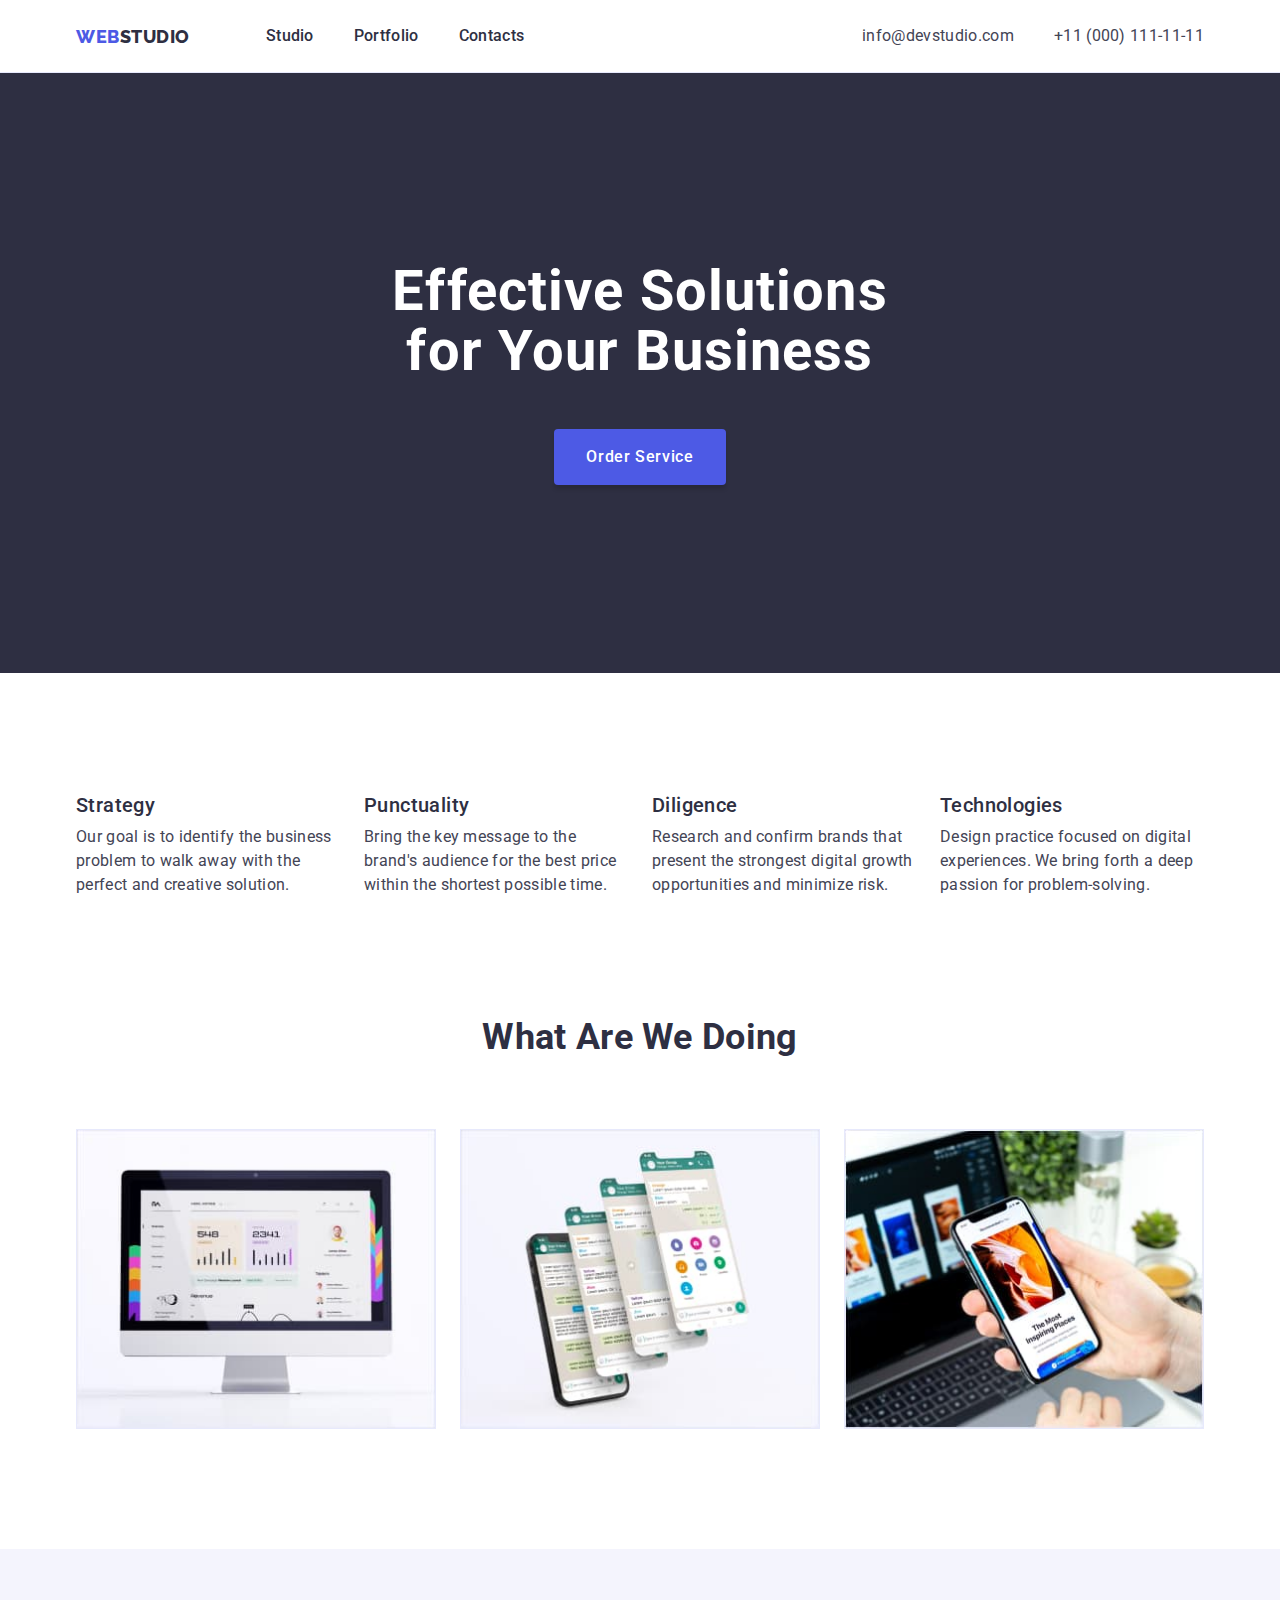
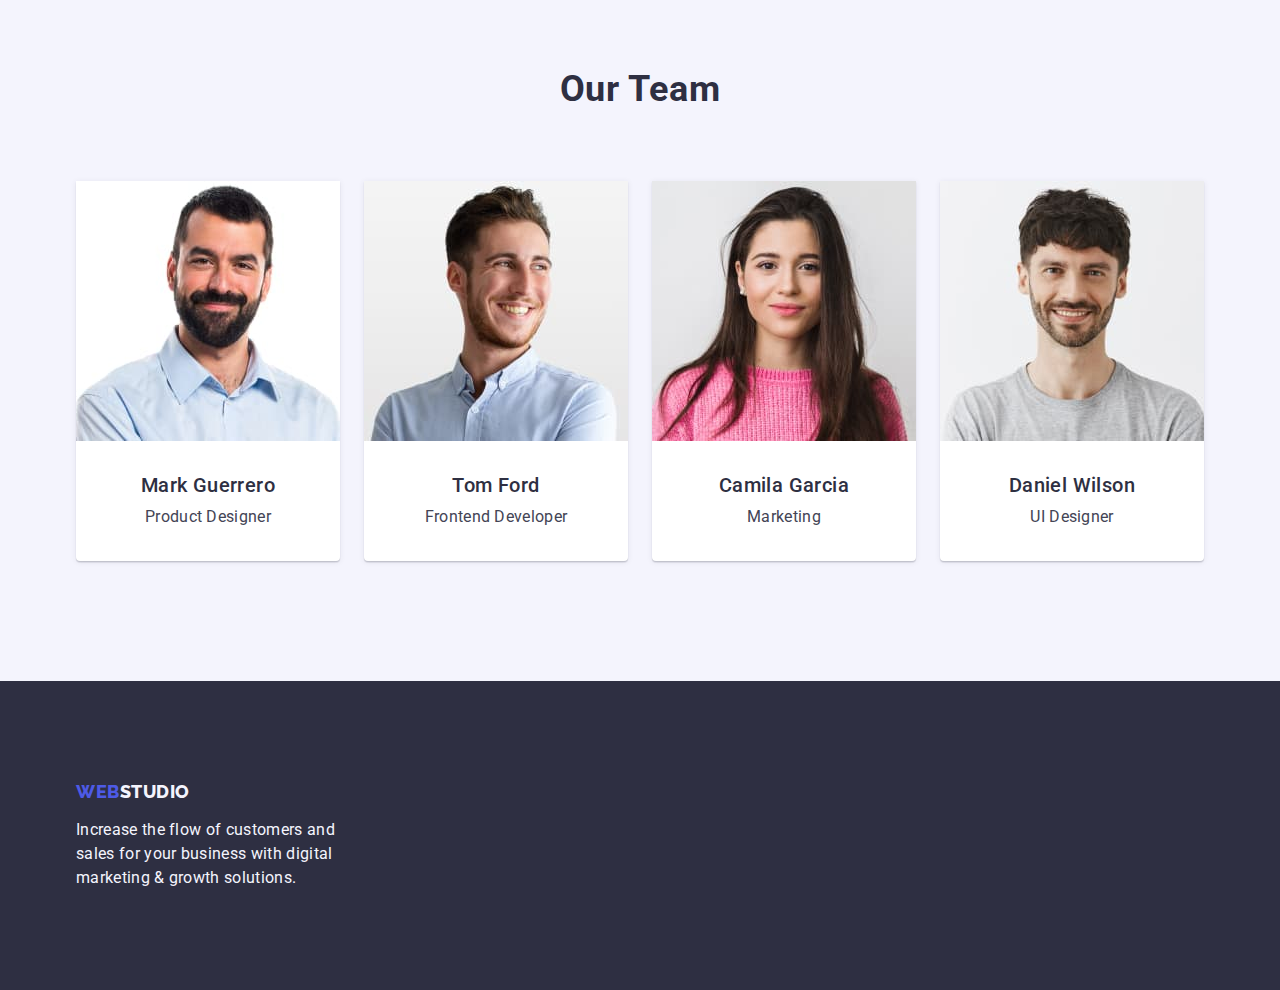
<file: index.html>
<!DOCTYPE html>
<html lang="en">
  <head>
    <meta charset="UTF-8" />
    <meta name="viewport" content="width=device-width, initial-scale=1.0" />
    <link rel="preconnect" href="https://fonts.googleapis.com" />
    <link rel="preconnect" href="https://fonts.gstatic.com" crossorigin />
    <link
      href="https://fonts.googleapis.com/css2?family=Raleway:wght@800&family=Roboto:wght@400;500;700;900&display=swap"
      rel="stylesheet"
    />
    <link rel="stylesheet" href="./css/modern-normalize.min.css" />
    <link rel="stylesheet" href="./css/styles.css" />
    <title>WebStudio - Main Page</title>
  </head>
  <body>
    <header class="header-bottom-line">
      <div class="container page-header">
        <nav class="header-navigation">
          <a class="logo" href="#"><span>WEB</span>STUDIO</a>
          <menu class="menu-nav-links">
            <li>
              <a class="nav-links" href="./index.html" target="_self">Studio</a>
            </li>
            <li>
              <a class="nav-links" href="./portfolio.html" target="_self"
                >Portfolio</a
              >
            </li>
            <li><a class="nav-links" href="#">Contacts</a></li>
          </menu>
        </nav>
        <address>
          <ul class="address-position">
            <li>
              <a class="contacts" href="mailto:info@devstudio.com"
                >info@devstudio.com</a
              >
            </li>
            <li>
              <a class="contacts" href="tel:+110001111111"
                >+11 (000) 111-11-11</a
              >
            </li>
          </ul>
        </address>
      </div>
    </header>
    <main>
      <section class="hero-section">
        <div class="container">
          <h1 class="h1-hero-section">Effective Solutions for Your Business</h1>
          <button class="main-page-button" type="button">Order Service</button>
        </div>
      </section>
      <section class="section-padding-top-bottom">
        <div class="container">
          <h2 class="visually-hidden">Features List</h2>
          <ul class="features-list">
            <li class="feature-list-item">
              <h3 class="h3-feature-list">Strategy</h3>
              <p>
                Our goal is to identify the business problem to walk away with
                the perfect and creative solution.
              </p>
            </li>
            <li class="feature-list-item">
              <h3 class="h3-feature-list">Punctuality</h3>
              <p>
                Bring the key message to the brand's audience for the best price
                within the shortest possible time.
              </p>
            </li>
            <li class="feature-list-item">
              <h3 class="h3-feature-list">Diligence</h3>
              <p>
                Research and confirm brands that present the strongest digital
                growth opportunities and minimize risk.
              </p>
            </li>
            <li class="feature-list-item">
              <h3 class="h3-feature-list">Technologies</h3>
              <p>
                Design practice focused on digital experiences. We bring forth a
                deep passion for problem-solving.
              </p>
            </li>
          </ul>
        </div>
      </section>
      <section class="section-padding-bottom">
        <div class="container">
          <h2 class="h2-what-are-we-doing">What Are We Doing</h2>
          <ul class="list-what-are-we-doing">
            <li class="list-item-what-are-we-doing">
              <img
                class="image-border"
                src="./images/computer.jpg"
                alt="A computer screen displaying some graphs"
                width="360"
                height="300"
              />
            </li>
            <li class="list-item-what-are-we-doing">
              <img
                class="image-border"
                src="./images/mobileapp.jpg"
                alt="Mobile phone with some messaging app opened"
                width="360"
                height="300"
              />
            </li>
            <li class="list-item-what-are-we-doing">
              <img
                class="image-border"
                src="./images/phone.jpg"
                alt="Mobile phone held by a man with laptop in the background"
                width="360"
                height="300"
              />
            </li>
          </ul>
        </div>
      </section>
      <section class="ourteam-background section-padding-top-bottom">
        <div class="container">
          <h2 class="h2-our-team">Our Team</h2>
          <ul class="list-our-team">
            <li class="card-our-team">
              <img
                src="./images/member1.jpg"
                alt="Dark haired man with a beard in a shirt"
                width="264"
                height="260"
              />
              <div class="div-card-our-team">
                <h3 class="h3-card-our-team">Mark Guerrero</h3>
                <p class="p-card-our-team">Product Designer</p>
              </div>
            </li>
            <li class="card-our-team">
              <img
                src="./images/member2.jpg"
                alt="Young smiling man looking to the side"
                width="264"
                height="260"
              />
              <div class="div-card-our-team">
                <p class="h3-card-our-team">Tom Ford</p>
                <p class="p-card-our-team">Frontend Developer</p>
              </div>
            </li>
            <li class="card-our-team">
              <img
                src="./images/member3.jpg"
                alt="Young woman with long dark hair wearing a pink sweater"
                width="264"
                height="260"
              />
              <div class="div-card-our-team">
                <p class="h3-card-our-team">Camila Garcia</p>
                <p class="p-card-our-team">Marketing</p>
              </div>
            </li>
            <li class="card-our-team">
              <img
                src="./images/member4.jpg"
                alt="Smiling man with dark hair and a beard"
                width="264"
                height="260"
              />
              <div class="div-card-our-team">
                <p class="h3-card-our-team">Daniel Wilson</p>
                <p class="p-card-our-team">UI Designer</p>
              </div>
            </li>
          </ul>
        </div>
      </section>
    </main>
    <footer class="page-footer">
      <div class="container">
        <a class="logo-footer" href="#"><span>WEB</span>STUDIO</a>
        <p class="p-footer">
          Increase the flow of customers and sales for your business with
          digital marketing & growth solutions.
        </p>
      </div>
    </footer>
  </body>
</html>
</file>
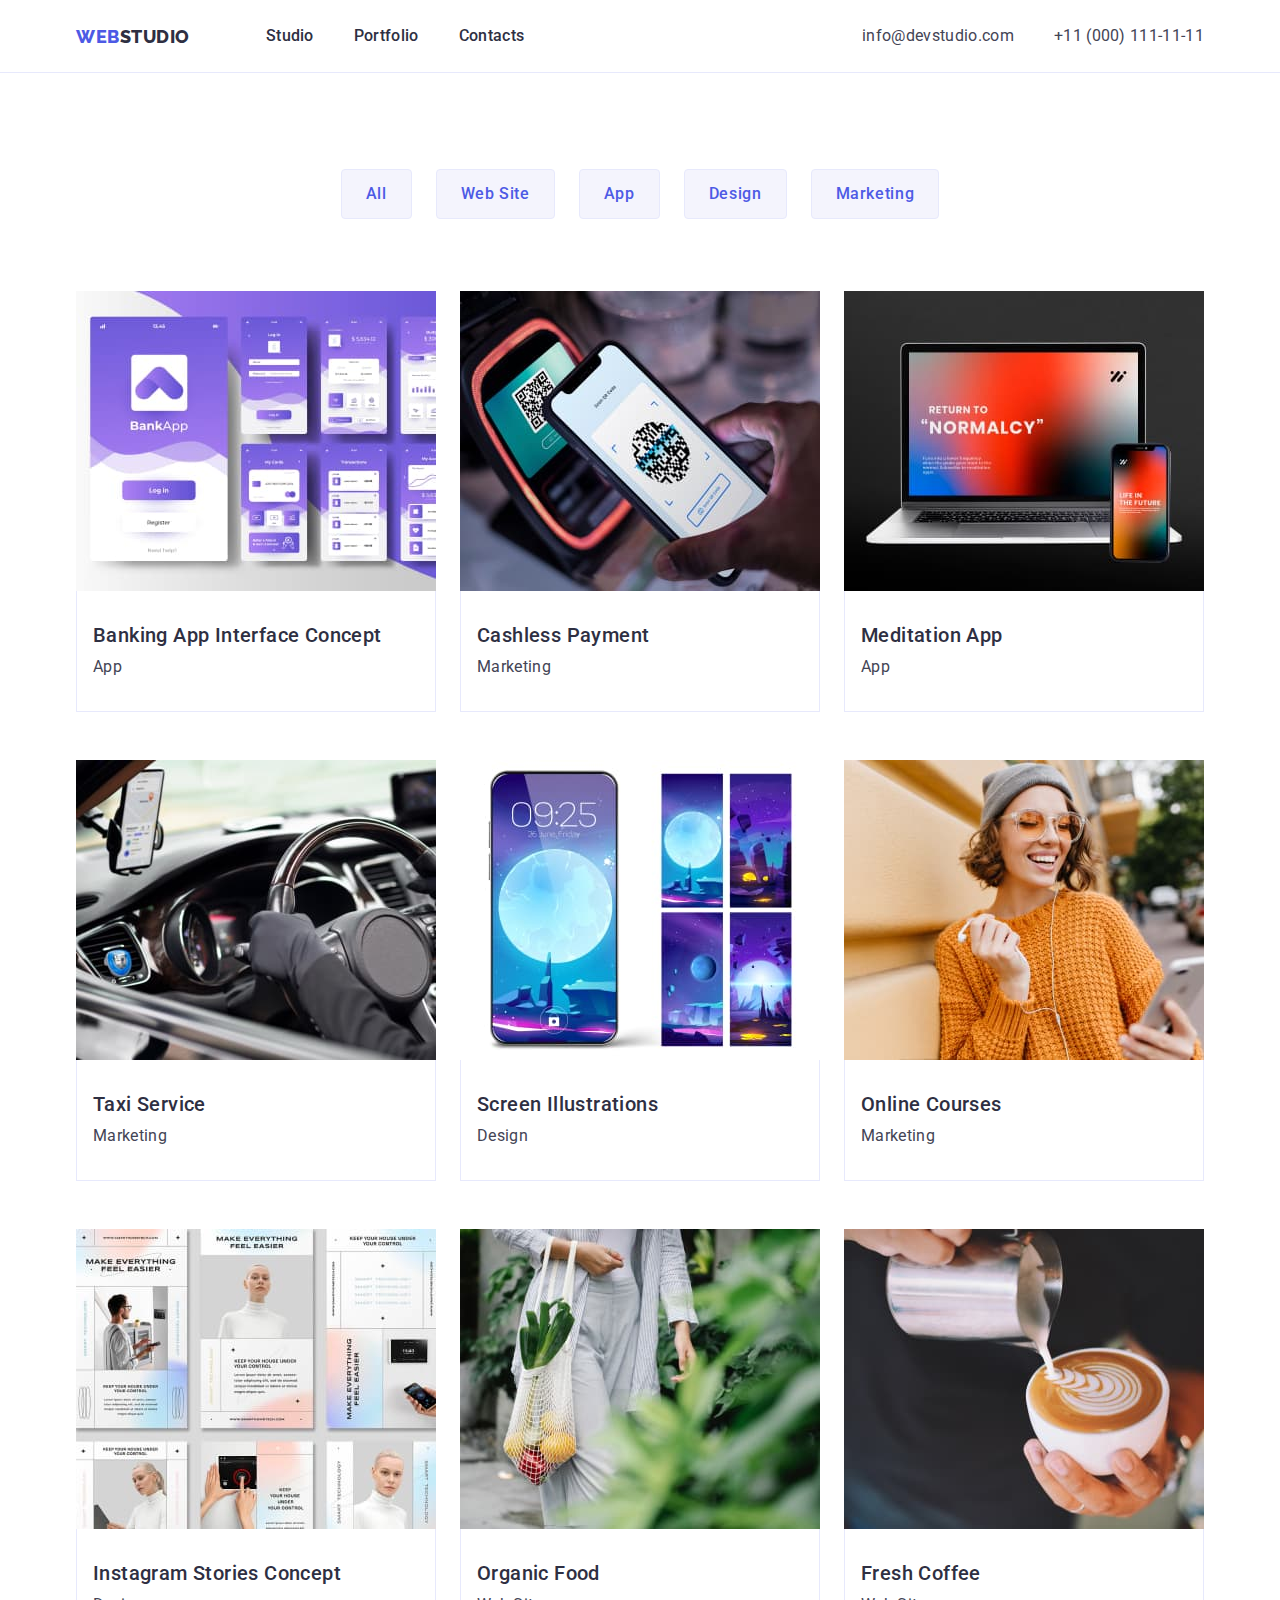
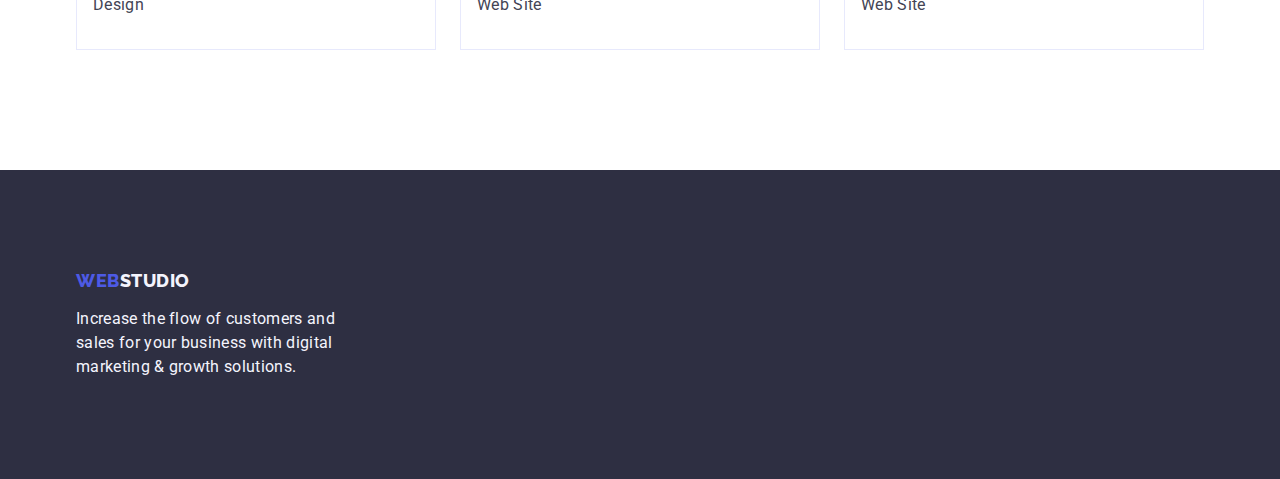
<file: portfolio.html>
<!DOCTYPE html>
<html lang="en">
  <head>
    <meta charset="UTF-8" />
    <meta name="viewport" content="width=device-width, initial-scale=1.0" />
    <link rel="preconnect" href="https://fonts.googleapis.com" />
    <link rel="preconnect" href="https://fonts.gstatic.com" crossorigin />
    <link
      href="https://fonts.googleapis.com/css2?family=Raleway:wght@800&family=Roboto:wght@400;500;700;900&display=swap"
      rel="stylesheet"
    />
    <link rel="stylesheet" href="./css/modern-normalize.min.css" />
    <link rel="stylesheet" href="./css/styles.css" />
    <title>WebStudio - Portfolio</title>
  </head>
  <body>
    <header class="header-bottom-line">
      <div class="container page-header">
        <nav class="header-navigation">
          <a class="logo" href="#"><span>WEB</span>STUDIO</a>
          <menu class="menu-nav-links">
            <li>
              <a class="nav-links" href="./index.html" target="_self">Studio</a>
            </li>
            <li>
              <a class="nav-links" href="./portfolio.html" target="_self"
                >Portfolio</a
              >
            </li>
            <li><a class="nav-links" href="#">Contacts</a></li>
          </menu>
        </nav>
        <address>
          <ul class="address-position">
            <li>
              <a class="contacts" href="mailto:info@devstudio.com"
                >info@devstudio.com</a
              >
            </li>
            <li>
              <a class="contacts" href="tel:+110001111111"
                >+11 (000) 111-11-11</a
              >
            </li>
          </ul>
        </address>
      </div>
    </header>
    <main>
      <section class="main-section-portfolio">
        <div class="container">
          <h1 class="visually-hidden">Portfolio</h1>
          <ul class="list-portfolio-filters">
            <li>
              <button class="buttons-portfolio" type="button">All</button>
            </li>
            <li>
              <button class="buttons-portfolio" type="button">Web Site</button>
            </li>
            <li>
              <button class="buttons-portfolio" type="button">App</button>
            </li>
            <li>
              <button class="buttons-portfolio" type="button">Design</button>
            </li>
            <li>
              <button class="buttons-portfolio" type="button">Marketing</button>
            </li>
          </ul>
          <div>
            <ul class="list-cards-grid-portfolio">
              <li class="card-portfolio">
                <a>
                  <img
                    src="./images/bankingapp.jpg"
                    alt="Concept visualization of seven pages of Banking App layout"
                    width="360"
                    height="300"
                  />
                  <div class="div-card-portfolio">
                    <h3 class="h3-card-portfolio">
                      Banking App Interface Concept
                    </h3>
                    <p class="p-card-portfolio">App</p>
                  </div></a
                >
              </li>
              <li class="card-portfolio">
                <a>
                  <img
                    src="./images/cashlesspayment.jpg"
                    alt="Smartphone handed by a person and applied to a payment terminal"
                    width="360"
                    height="300"
                  />
                  <div class="div-card-portfolio">
                    <h3 class="h3-card-portfolio">Cashless Payment</h3>
                    <p class="p-card-portfolio">Marketing</p>
                  </div>
                </a>
              </li>
              <li class="card-portfolio">
                <a>
                  <img
                    src="./images/meditationapp.jpg"
                    alt="Visualization of notebook and smartphone with some concept of meditation app on screen"
                    width="360"
                    height="300"
                  />
                  <div class="div-card-portfolio">
                    <h3 class="h3-card-portfolio">Meditation App</h3>
                    <p class="p-card-portfolio">App</p>
                  </div></a
                >
              </li>
              <li class="card-portfolio">
                <a>
                  <img
                    src="./images/taxiservice.jpg"
                    alt="Car interior dashboard with some hands grabbing the steering wheel"
                    width="360"
                    height="300"
                  />
                  <div class="div-card-portfolio">
                    <h3 class="h3-card-portfolio">Taxi Service</h3>
                    <p class="p-card-portfolio">Marketing</p>
                  </div></a
                >
              </li>
              <li class="card-portfolio">
                <a>
                  <img
                    src="./images/screenillustrations.jpg"
                    alt="Visualization of smartphone with some random space art wallpapers"
                    width="360"
                    height="300"
                  />
                  <div class="div-card-portfolio">
                    <h3 class="h3-card-portfolio">Screen Illustrations</h3>
                    <p class="p-card-portfolio">Design</p>
                  </div></a
                >
              </li>
              <li class="card-portfolio">
                <a>
                  <img
                    src="./images/onlinecourses.jpg"
                    alt="Young smiling woman holding a smartphone and looking at it screen"
                    width="360"
                    height="300"
                  />
                  <div class="div-card-portfolio">
                    <h3 class="h3-card-portfolio">Online Courses</h3>
                    <p class="p-card-portfolio">Marketing</p>
                  </div></a
                >
              </li>
              <li class="card-portfolio">
                <a>
                  <img
                    src="./images/instagramstories.jpg"
                    alt="Visualizations of some Instagram app screen designs"
                    width="360"
                    height="300"
                  />
                  <div class="div-card-portfolio">
                    <h3 class="h3-card-portfolio">Instagram Stories Concept</h3>
                    <p class="p-card-portfolio">Design</p>
                  </div></a
                >
              </li>
              <li class="card-portfolio">
                <a>
                  <img
                    src="./images/organicfood.jpg"
                    alt="Walking woman carrying a bag with vegetables"
                    width="360"
                    height="300"
                  />
                  <div class="div-card-portfolio">
                    <h3 class="h3-card-portfolio">Organic Food</h3>
                    <p class="p-card-portfolio">Web Site</p>
                  </div></a
                >
              </li>
              <li class="card-portfolio">
                <a>
                  <img
                    src="./images/freshcoffee.jpg"
                    alt="A person handling a cup and making a coffee"
                    width="360"
                    height="300"
                  />
                  <div class="div-card-portfolio">
                    <h3 class="h3-card-portfolio">Fresh Coffee</h3>
                    <p class="p-card-portfolio">Web Site</p>
                  </div></a
                >
              </li>
            </ul>
          </div>
        </div>
      </section>
    </main>
    <footer class="page-footer">
      <div class="container">
        <a class="logo-footer" href="#"><span>WEB</span>STUDIO</a>
        <p class="p-footer">
          Increase the flow of customers and sales for your business with
          digital marketing & growth solutions.
        </p>
      </div>
    </footer>
  </body>
</html>
</file>
<file: css/styles.css>
:root {
  --iris: #4d5ae5;
  --ocean: #404bbf;
  --navy-blue: #2e2f42;
  --slate: #434455;
  --cornflower: #e7e9fc;
  --cloud: #f4f4fd;
  --white: #ffffff;
}

body {
  font-family: Roboto, sans-serif;
  font-size: 16px;
  font-weight: 400;
  line-height: 1.5;
  letter-spacing: 0.32px;
  color: var(--slate);
}

.container {
  width: 1158px;
  margin: 0 auto;
  padding: 0 15px;
}

img {
  display: block;
}

p,
h1,
h2,
h3,
h4,
h5,
h6 {
  margin: 0;
}

ul {
  padding: 0px;
  margin: 0px;
}

/* Header elements */

.header-navigation {
  display: flex;
  align-items: center;
}

.logo {
  font-family: Raleway;
  color: var(--navy-blue);
  font-size: 18px;
  font-weight: 800;
  line-height: 1.16667;
  letter-spacing: 0.54px;
  text-decoration: none;
  margin-right: 76px;
}
span {
  color: var(--iris);
}
.page-header {
  display: flex;
  align-items: center;
  justify-content: space-between;
}
.header-bottom-line {
  border-bottom: 1px solid var(--cornflower);
}
.menu-nav-links {
  display: flex;
  gap: 40px;
  padding-inline-start: 0px;
  list-style-type: none;
  margin: 0px;
  padding-top: 24px;
  padding-bottom: 24px;
}

.nav-links {
  color: var(--navy-blue);
  font-weight: 500;
  line-height: 1.5;
  letter-spacing: 0.32px;
  margin: 24px 0;
  text-decoration: none;
}

.nav-links:hover {
  color: var(--ocean);
}

.nav-links:focus {
  color: var(--ocean);
}

.address-position {
  display: flex;
  gap: 40px;
  list-style-type: none;
  margin-left: auto;
}
.contacts {
  color: var(--slate);
  text-decoration: none;
  font-style: normal;
}

.contacts:hover {
  color: var(--ocean);
}

.contacts:focus {
  color: var(--ocean);
}

/* Hero section elements */

.h1-hero-section {
  color: var(--white);
  font-size: 56px;
  line-height: 1.07143;
  letter-spacing: 1.12px;
  font-weight: 700;
  max-width: 496px;
  margin: 0 auto;
}
.main-page-button {
  font-size: 16px;
  font-weight: 500;
  letter-spacing: 0.64px;
  line-height: 1.5;
  cursor: pointer;
  border-radius: 4px;
  background-color: var(--iris);
  color: var(--white);
  border: none;
  display: block;
  margin: 48px auto 0;
  padding: 16px 32px;
  box-shadow: 0px 4px 4px 0px rgba(0, 0, 0, 0.15);
}

.main-page-button:hover {
  background-color: var(--ocean);
}

.main-page-button:focus {
  background-color: var(--ocean);
}

.hero-section {
  background-color: var(--navy-blue);
  text-align: center;
  padding: 188px 0;
}

/* Features list section */

.section-padding-top-bottom {
  padding-top: 120px;
  padding-bottom: 120px;
}

.visually-hidden {
  clip: rect(0 0 0 0);
  clip-path: inset(50%);
  height: 1px;
  overflow: hidden;
  position: absolute;
  white-space: nowrap;
  width: 1px;
}

.h3-feature-list {
  font-size: 20px;
  font-weight: 500;
  letter-spacing: 0.4px;
  line-height: 1.2;
  color: var(--navy-blue);
  margin-bottom: 8px;
}
.features-list {
  display: flex;
  gap: 24px;
  list-style-type: none;
}

.feature-list-item {
  flex-basis: calc((100% - 72px) / 4);
}

/* What are we doing section */

.section-padding-bottom {
  padding-bottom: 120px;
}

.h2-what-are-we-doing {
  color: var(--navy-blue);
  font-size: 36px;
  font-weight: 700;
  line-height: 1.11111;
  text-align: center;
  margin-bottom: 72px;
}

.list-item-what-are-we-doing {
  flex-basis: calc((100%-48px) / 3);
}

.list-what-are-we-doing {
  list-style-type: none;
  display: flex;
  flex-direction: row;
  justify-content: center;
  align-items: center;
  gap: 24px;
}

.image-border {
  border: 1px solid var(--cornflower);
}

/* Our team section */

.ourteam-background {
  background-color: var(--cloud);
}

.h2-our-team {
  color: var(--navy-blue);
  font-size: 36px;
  font-weight: 700;
  letter-spacing: 0.72px;
  line-height: 1.11111;
  text-align: center;
  margin-bottom: 72px;
}

.list-our-team {
  display: flex;
  gap: 24px;
}

.card-our-team {
  flex-basis: calc((100%-72px) / 4);
  background: var(--white);
  display: block;
  border-radius: 0px 0px 4px 4px;
  box-shadow: 0px 2px 1px 0px rgba(46, 47, 66, 0.08),
    0px 1px 1px 0px rgba(46, 47, 66, 0.16),
    0px 1px 6px 0px rgba(46, 47, 66, 0.08);
}

.div-card-our-team {
  padding: 32px 16px;
}

.h3-card-our-team {
  font-size: 20px;
  font-weight: 500;
  line-height: 1.2;
  letter-spacing: 0.4px;
  color: var(--navy-blue);
  text-align: center;
  margin-bottom: 8px;
}

.p-card-our-team {
  text-align: center;
}

/* Footer elements */

.page-footer {
  padding: 100px 0;
  background-color: var(--navy-blue);
}

.logo-footer {
  display: inline-block;
  color: var(--cloud);
  font-family: Raleway;
  font-size: 18px;
  font-weight: 800;
  line-height: 1.16667;
  letter-spacing: 0.54px;
  text-decoration: none;
  margin-bottom: 16px;
}

.p-footer {
  display: block;
  color: var(--cloud);
  max-width: 264px;
}

/* Portfolio main section */

.main-section-portfolio {
  padding-top: 96px;
  padding-bottom: 120px;
}

.list-portfolio-filters {
  display: flex;
  justify-content: center;
  gap: 24px;
  margin-bottom: 72px;
  list-style-type: none;
}

.buttons-portfolio {
  color: var(--iris);
  font-weight: 500;
  line-height: 1.5;
  letter-spacing: 0.64px;
  padding: 12px 24px;
  border: solid 1px var(--cornflower);
  background-color: var(--cloud);
  border-radius: 4px;
  cursor: pointer;
}

.buttons-portfolio:hover {
  background-color: var(--ocean);
  color: var(--white);
  border: solid 1px transparent;
  box-shadow: 0px 2px 2px 0px rgba(0, 0, 0, 0.12),
    0px 2px 1px 0px rgba(0, 0, 0, 0.08), 0px 3px 1px 0px rgba(0, 0, 0, 0.1);
}

.buttons-portfolio:focus {
  background-color: var(--ocean);
  color: var(--white);
  border: solid 1px transparent;
  box-shadow: 0px 2px 2px 0px rgba(0, 0, 0, 0.12),
    0px 2px 1px 0px rgba(0, 0, 0, 0.08), 0px 3px 1px 0px rgba(0, 0, 0, 0.1);
}

.list-cards-grid-portfolio {
  display: flex;
  flex-wrap: wrap;
  list-style-type: none;
  column-gap: 24px;
  row-gap: 48px;
}

.card-portfolio {
  flex-basis: calc((100%-48px) / 3);
}

.div-card-portfolio {
  padding: 32px 16px;
  border: solid 1px var(--cornflower);
  border-top: none;
}

.h3-card-portfolio {
  font-size: 20px;
  font-weight: 500;
  line-height: 1.2;
  letter-spacing: 0.4px;
  color: var(--navy-blue);
}
.p-card-portfolio {
  margin-top: 8px;
}

.picture-card-portfolio {
  background: --var(--white);
  width: 360px;
  border: 1px solid var(--cornflower);
  border-radius: 0px 0px 4px 4px;
  overflow: hidden;
  padding-bottom: 0px;
}

.pic-desc-header-portfolio {
  font-size: 20px;
  font-weight: 500;
  color: var(--navy-blue);
  margin: 0px;
  padding: 32px 0px 8px 16px;
}

.pic-desc-portfolio {
  padding: 0px 0px 32px 16px;
}
</file>
